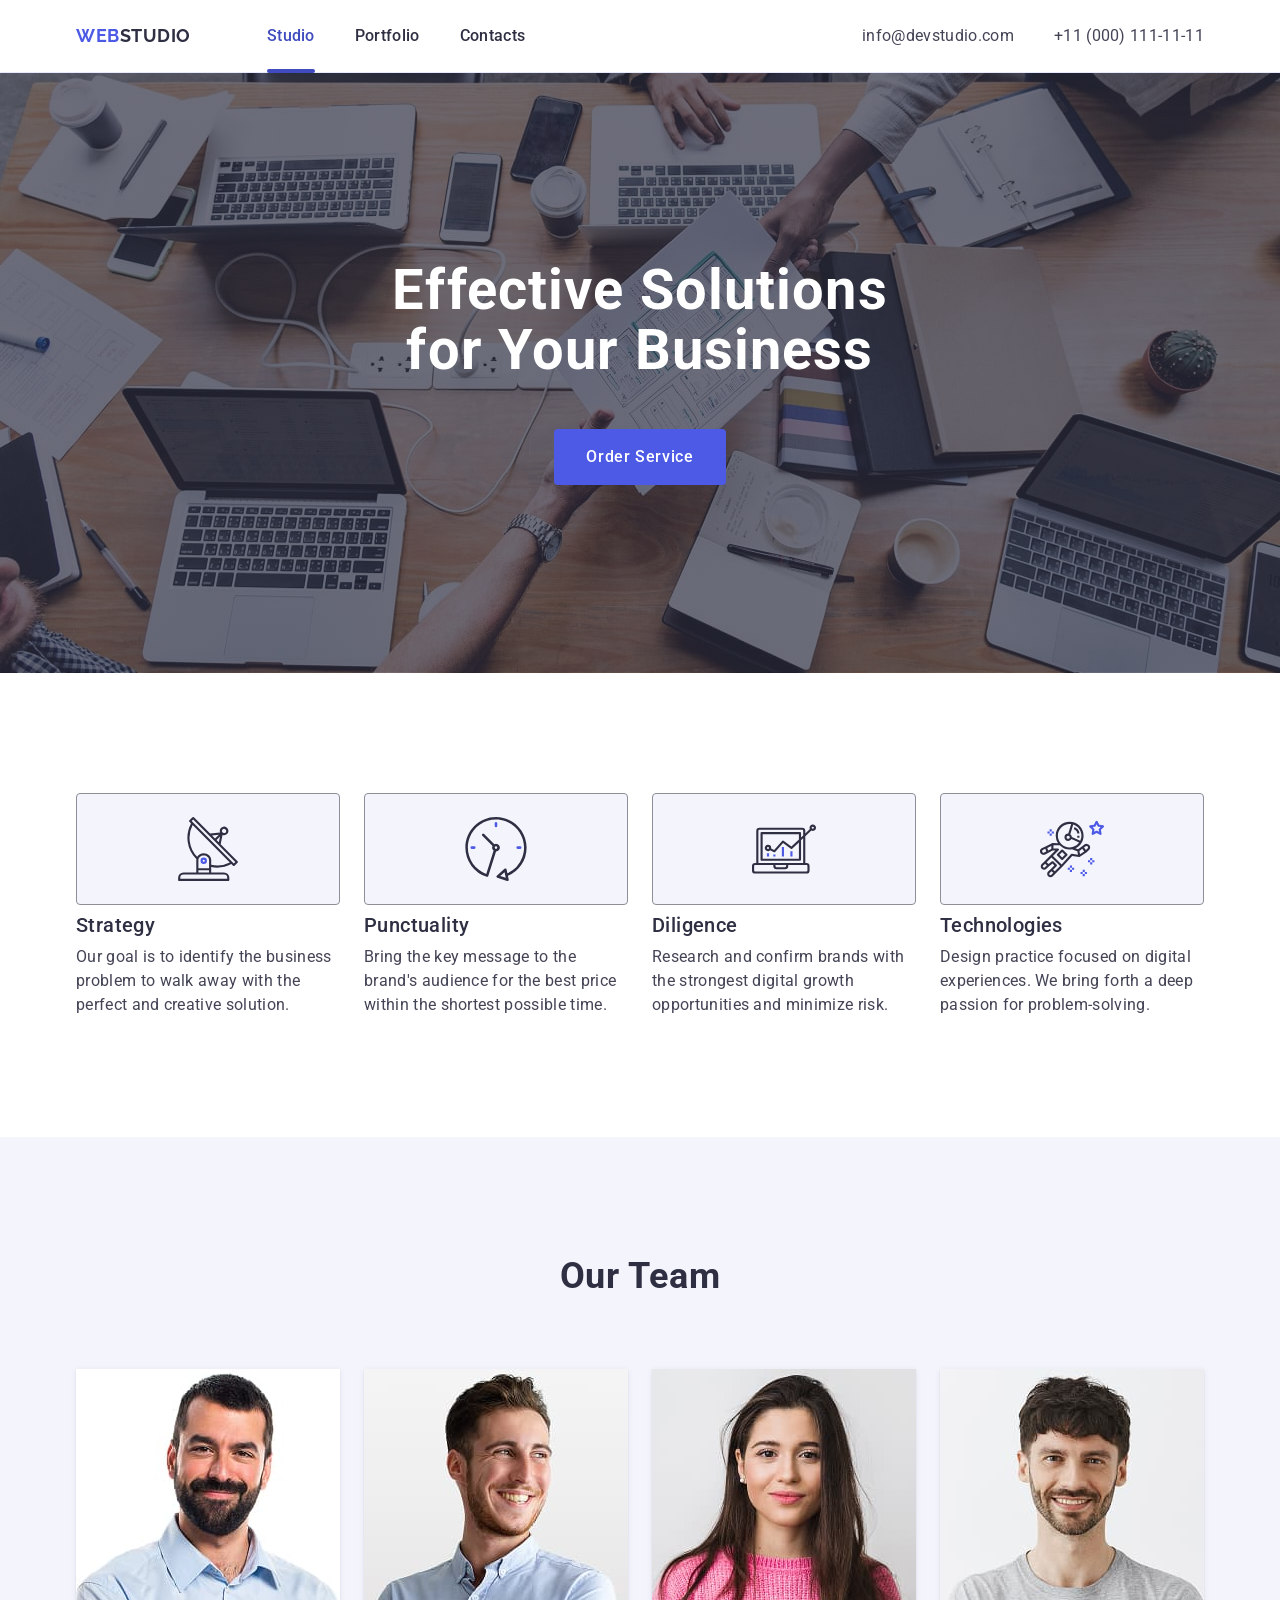
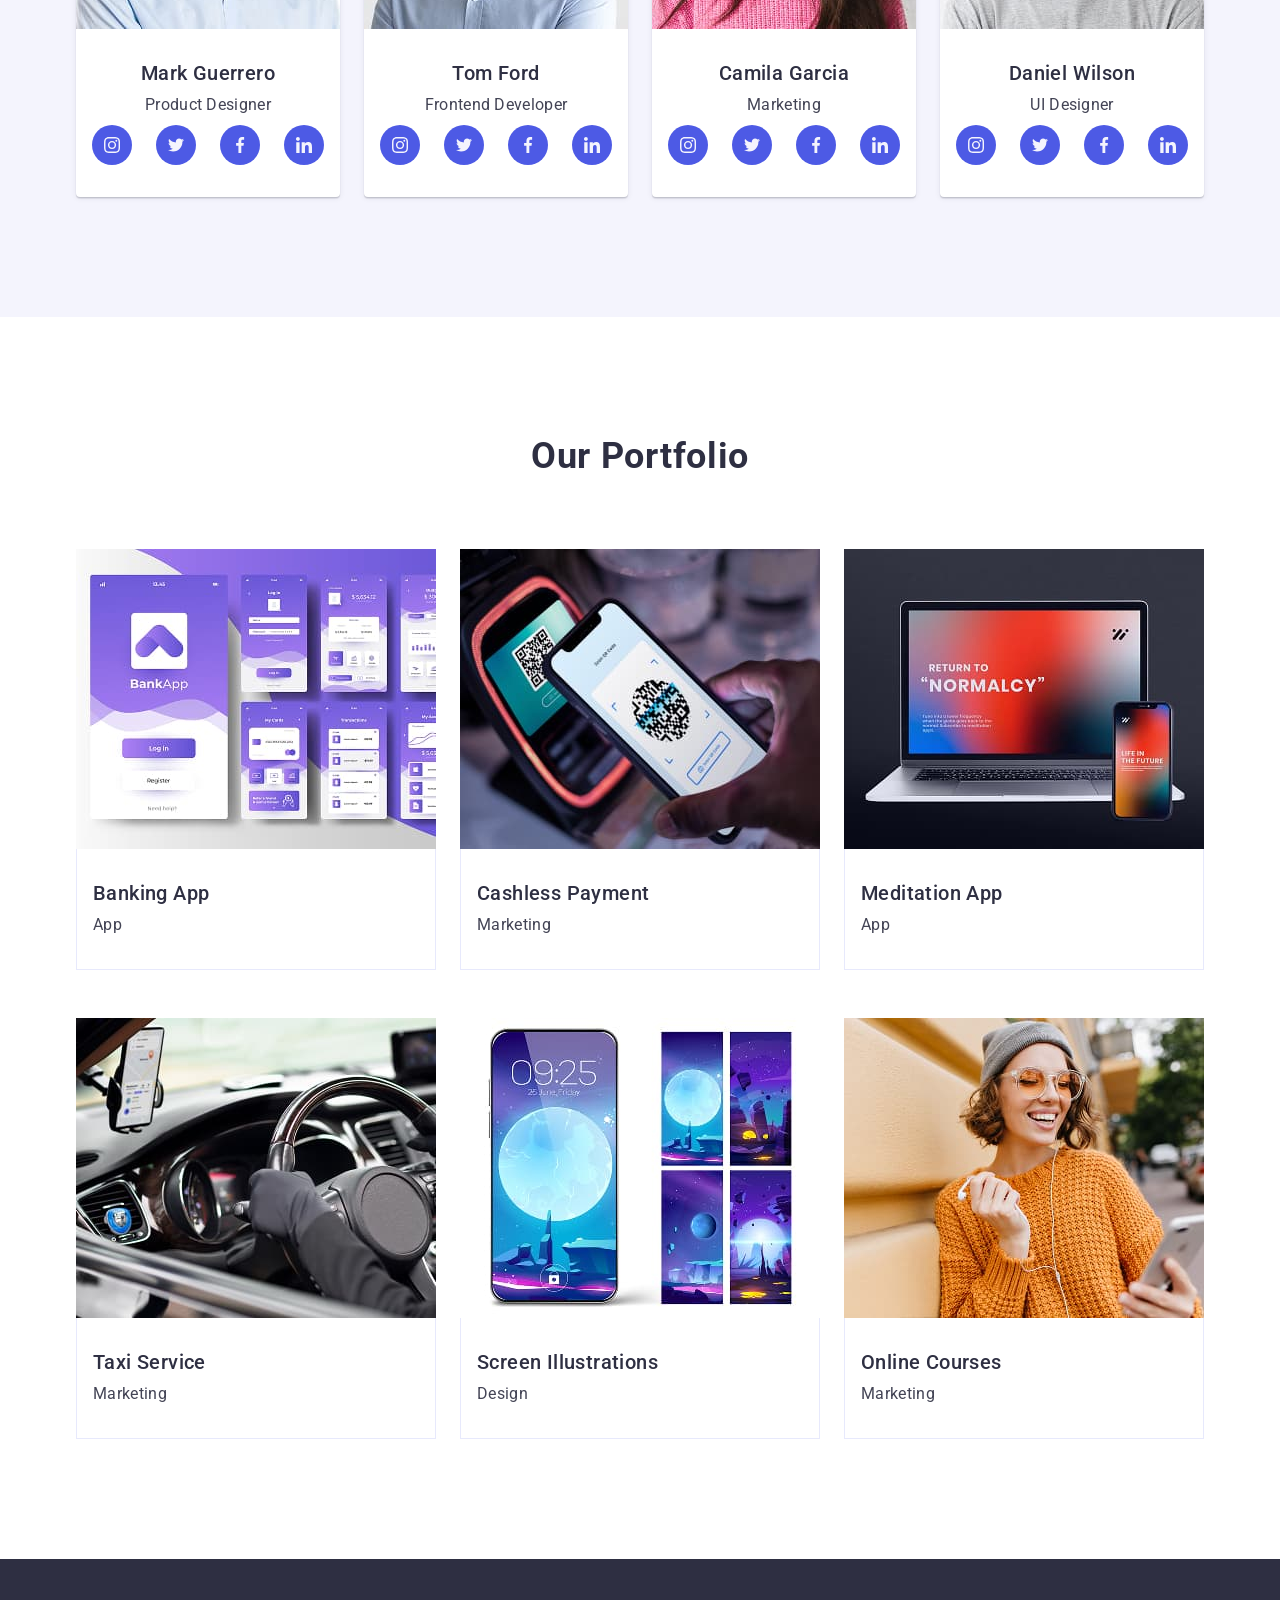
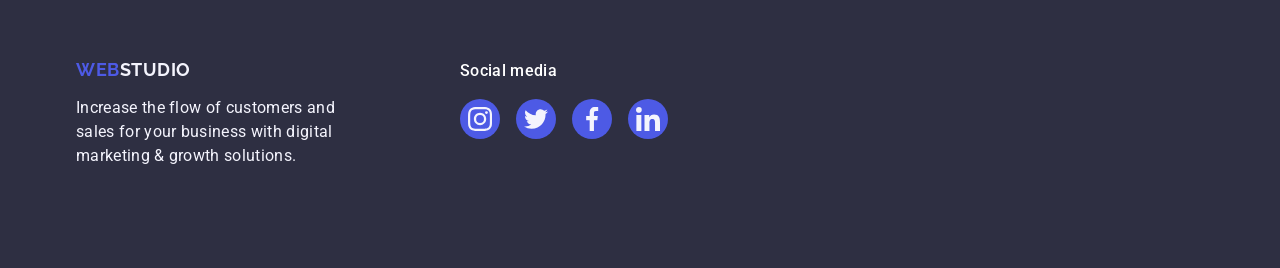
<file: index.html>
<!DOCTYPE html>
<html lang="en">
  <head>
    <meta charset="UTF-8" />
    <meta name="viewport" content="width=device-width, initial-scale=1.0" />
    <link rel="preconnect" href="https://fonts.googleapis.com" />
    <link rel="preconnect" href="https://fonts.gstatic.com" crossorigin />
    <link
      href="https://fonts.googleapis.com/css2?family=Raleway:wght@700&family=Roboto:wght@100..900&display=swap"
      rel="stylesheet"
    />
    <link
      rel="stylesheet"
      href="https://cdn.jsdelivr.net/npm/modern-normalize@2.0.0/modern-normalize.min.css"
    />
    <title>Document</title>
    <link rel="stylesheet" href="./css/styles.css" />
  </head>
  <body>
    <!-- HEADER -->
    <header class="header">
      <div class="container header-container">
        <nav class="header-nav">
          <!-- prettier-ignore -->
          <a href="./index.html" class="logo header-logo">
          Web<span class="logo-studio">Studio</span>
        </a>
          <ul class="header-menu">
            <li>
              <a class="header-menu-link current" href="./index.html">Studio</a>
            </li>
            <li><a class="header-menu-link" href="">Portfolio</a></li>
            <li><a class="header-menu-link" href="">Contacts</a></li>
          </ul>
        </nav>
        <address class="contacts">
          <ul class="header-contacts-list">
            <li>
              <a class="header-contacts-link" href="mailto:info@devstudio.com">
                info@devstudio.com
              </a>
            </li>
            <li>
              <a class="header-contacts-link" href="tel:+110001111111">
                +11 (000) 111-11-11
              </a>
            </li>
          </ul>
        </address>
      </div>
    </header>

    <!-- MAIN -->
    <main>
      <!-- HERO SECTION -->
      <section class="hero-section">
        <div class="container">
          <h1 class="hero-title">Effective Solutions for Your Business</h1>
          <button type="button" class="hero-button">Order Service</button>
        </div>
      </section>

      <!-- BENEFITS SECTION -->
      <section class="section">
        <div class="container">
          <h2 class="visually-hidden">Our Benefits</h2>
          <ul class="benefits-list">
            <li class="benefits-item">
              <div class="benefits-icon-wrapper">
                <svg width="64" height="64">
                  <use href="./images/icons.svg#icon-antenna"></use>
                </svg>
              </div>
              <h3 class="benefits-item-title">Strategy</h3>
              <p class="benefits-item-text">
                Our goal is to identify the business problem to walk away with
                the perfect and creative solution.
              </p>
            </li>
            <li class="benefits-item">
              <div class="benefits-icon-wrapper">
                <svg width="64" height="64">
                  <use href="./images/icons.svg#icon-clock"></use>
                </svg>
              </div>
              <h3 class="benefits-item-title">Punctuality</h3>
              <p class="benefits-item-text">
                Bring the key message to the brand's audience for the best price
                within the shortest possible time.
              </p>
            </li>
            <li class="benefits-item">
              <div class="benefits-icon-wrapper">
                <svg width="64" height="64">
                  <use href="./images/icons.svg#icon-diagram"></use>
                </svg>
              </div>
              <h3 class="benefits-item-title">Diligence</h3>
              <p class="benefits-item-text">
                Research and confirm brands with the strongest digital growth
                opportunities and minimize risk.
              </p>
            </li>
            <li class="benefits-item">
              <div class="benefits-icon-wrapper">
                <svg width="64" height="64">
                  <use href="./images/icons.svg#icon-astronaut"></use>
                </svg>
              </div>
              <h3 class="benefits-item-title">Technologies</h3>
              <p class="benefits-item-text">
                Design practice focused on digital experiences. We bring forth a
                deep passion for problem-solving.
              </p>
            </li>
          </ul>
        </div>
      </section>

      <!-- TEAM SECTION -->
      <section class="team-section section">
        <div class="container">
          <h2 class="team-title">Our Team</h2>
          <ul class="team-list">
            <li class="team-item">
              <img
                src="./images/Team-1.jpg"
                alt="A dark-haired bearded man in a light blue shirt"
                width="264"
                height="260"
              />
              <div class="team-content">
                <h3 class="team-item-title">Mark Guerrero</h3>
                <p class="team-item-text">Product Designer</p>
                <ul class="team-social-list">
                  <li class="team-social-item">
                    <a class="team-social-link" href="">
                      <svg class="team-social-icon" width="16" height="16">
                        <use href="./images/icons.svg#icon-instagram"></use>
                      </svg>
                    </a>
                  </li>
                  <li class="team-social-item">
                    <a class="team-social-link" href="">
                      <svg class="team-social-icon" width="16" height="16">
                        <use href="./images/icons.svg#icon-twitter"></use>
                      </svg>
                    </a>
                  </li>
                  <li class="team-social-item">
                    <a class="team-social-link" href="">
                      <svg class="team-social-icon" width="16" height="16">
                        <use href="./images/icons.svg#icon-facebook"></use>
                      </svg>
                    </a>
                  </li>
                  <li class="team-social-item">
                    <a class="team-social-link" href="">
                      <svg class="team-social-icon" width="16" height="16">
                        <use href="./images/icons.svg#icon-linkedin"></use>
                      </svg>
                    </a>
                  </li>
                </ul>
              </div>
            </li>
            <li class="team-item">
              <img
                src="./images/Team-2.jpg"
                alt="A fair-haired man in a light blue shirt"
                width="264"
                height="260"
              />
              <div class="team-content">
                <h3 class="team-item-title">Tom Ford</h3>
                <p class="team-item-text">Frontend Developer</p>
                <ul class="team-social-list">
                  <li class="team-social-item">
                    <a class="team-social-link" href="">
                      <svg class="team-social-icon" width="16" height="16">
                        <use href="./images/icons.svg#icon-instagram"></use>
                      </svg>
                    </a>
                  </li>
                  <li class="team-social-item">
                    <a class="team-social-link" href="">
                      <svg class="team-social-icon" width="16" height="16">
                        <use href="./images/icons.svg#icon-twitter"></use>
                      </svg>
                    </a>
                  </li>
                  <li class="team-social-item">
                    <a class="team-social-link" href="">
                      <svg class="team-social-icon" width="16" height="16">
                        <use href="./images/icons.svg#icon-facebook"></use>
                      </svg>
                    </a>
                  </li>
                  <li class="team-social-item">
                    <a class="team-social-link" href="">
                      <svg class="team-social-icon" width="16" height="16">
                        <use href="./images/icons.svg#icon-linkedin"></use>
                      </svg>
                    </a>
                  </li>
                </ul>
              </div>
            </li>
            <li class="team-item">
              <img
                src="./images/Team-3.jpg"
                alt="A dark-haired woman in a pink sweater"
                width="264"
                height="260"
              />
              <div class="team-content">
                <h3 class="team-item-title">Camila Garcia</h3>
                <p class="team-item-text">Marketing</p>
                <ul class="team-social-list">
                  <li class="team-social-item">
                    <a class="team-social-link" href="">
                      <svg class="team-social-icon" width="16" height="16">
                        <use href="./images/icons.svg#icon-instagram"></use>
                      </svg>
                    </a>
                  </li>
                  <li class="team-social-item">
                    <a class="team-social-link" href="">
                      <svg class="team-social-icon" width="16" height="16">
                        <use href="./images/icons.svg#icon-twitter"></use>
                      </svg>
                    </a>
                  </li>
                  <li class="team-social-item">
                    <a class="team-social-link" href="">
                      <svg class="team-social-icon" width="16" height="16">
                        <use href="./images/icons.svg#icon-facebook"></use>
                      </svg>
                    </a>
                  </li>
                  <li class="team-social-item">
                    <a class="team-social-link" href="">
                      <svg class="team-social-icon" width="16" height="16">
                        <use href="./images/icons.svg#icon-linkedin"></use>
                      </svg>
                    </a>
                  </li>
                </ul>
              </div>
            </li>
            <li class="team-item">
              <img
                src="./images/Team-4.jpg"
                alt="A dark-haired man in a gray T-shirt"
                width="264"
                height="260"
              />
              <div class="team-content">
                <h3 class="team-item-title">Daniel Wilson</h3>
                <p class="team-item-text">UI Designer</p>
                <ul class="team-social-list">
                  <li class="team-social-item">
                    <a class="team-social-link" href="">
                      <svg class="team-social-icon" width="16" height="16">
                        <use href="./images/icons.svg#icon-instagram"></use>
                      </svg>
                    </a>
                  </li>
                  <li class="team-social-item">
                    <a class="team-social-link" href="">
                      <svg class="team-social-icon" width="16" height="16">
                        <use href="./images/icons.svg#icon-twitter"></use>
                      </svg>
                    </a>
                  </li>
                  <li class="team-social-item">
                    <a class="team-social-link" href="">
                      <svg class="team-social-icon" width="16" height="16">
                        <use href="./images/icons.svg#icon-facebook"></use>
                      </svg>
                    </a>
                  </li>
                  <li class="team-social-item">
                    <a class="team-social-link" href="">
                      <svg class="team-social-icon" width="16" height="16">
                        <use href="./images/icons.svg#icon-linkedin"></use>
                      </svg>
                    </a>
                  </li>
                </ul>
              </div>
            </li>
          </ul>
        </div>
      </section>

      <!-- PORTFOLIO SECTION -->
      <section class="section">
        <div class="container">
          <h2 class="portfolio-title">Our Portfolio</h2>
          <ul class="portfolio-list">
            <li class="portfolio-item">
              <div class="portfolio-wrapper">
                <img
                  src="./images/Portfolio-1.jpg"
                  alt="Banking app"
                  width="360"
                  height="300"
                />
                <p class="overlay">
                  14 Stylish and User-Friendly App Design Concepts · Task
                  Manager App · Calorie Tracker App · Exotic Fruit Ecommerce App
                  · Cloud Storage App
                </p>
              </div>
              <div class="portfolio-content">
                <h3 class="portfolio-item-title">Banking App</h3>
                <p class="portfolio-item-text">App</p>
              </div>
            </li>
            <li class="portfolio-item">
              <div class="portfolio-wrapper">
                <img
                  src="./images/Portfolio-2.jpg"
                  alt="Mobile phone"
                  width="360"
                  height="300"
                />
                <p class="overlay">
                  14 Stylish and User-Friendly App Design Concepts · Task
                  Manager App · Calorie Tracker App · Exotic Fruit Ecommerce App
                  · Cloud Storage App
                </p>
              </div>
              <div class="portfolio-content">
                <h3 class="portfolio-item-title">Cashless Payment</h3>
                <p class="portfolio-item-text">Marketing</p>
              </div>
            </li>
            <li class="portfolio-item">
              <div class="portfolio-wrapper">
                <img
                  src="./images/Portfolio-3.jpg"
                  alt="Laptop and mobile phone"
                  width="360"
                  height="300"
                />
                <p class="overlay">
                  14 Stylish and User-Friendly App Design Concepts · Task
                  Manager App · Calorie Tracker App · Exotic Fruit Ecommerce App
                  · Cloud Storage App
                </p>
              </div>
              <div class="portfolio-content">
                <h3 class="portfolio-item-title">Meditation App</h3>
                <p class="portfolio-item-text">App</p>
              </div>
            </li>
            <li class="portfolio-item">
              <div class="portfolio-wrapper">
                <img
                  src="./images/Portfolio-4.jpg"
                  alt="Steering wheel"
                  width="360"
                  height="300"
                />
                <p class="overlay">
                  14 Stylish and User-Friendly App Design Concepts · Task
                  Manager App · Calorie Tracker App · Exotic Fruit Ecommerce App
                  · Cloud Storage App
                </p>
              </div>
              <div class="portfolio-content">
                <h3 class="portfolio-item-title">Taxi Service</h3>
                <p class="portfolio-item-text">Marketing</p>
              </div>
            </li>
            <li class="portfolio-item">
              <div class="portfolio-wrapper">
                <img
                  src="./images/Portfolio-5.jpg"
                  alt="Mobile phone and images of the moon"
                  width="360"
                  height="300"
                />
                <p class="overlay">
                  14 Stylish and User-Friendly App Design Concepts · Task
                  Manager App · Calorie Tracker App · Exotic Fruit Ecommerce App
                  · Cloud Storage App
                </p>
              </div>
              <div class="portfolio-content">
                <h3 class="portfolio-item-title">Screen Illustrations</h3>
                <p class="portfolio-item-text">Design</p>
              </div>
            </li>
            <li class="portfolio-item">
              <div class="portfolio-wrapper">
                <img
                  src="./images/Portfolio-6.jpg"
                  alt="Girl in orange sweater"
                  width="360"
                  height="300"
                />
                <p class="overlay">
                  14 Stylish and User-Friendly App Design Concepts · Task
                  Manager App · Calorie Tracker App · Exotic Fruit Ecommerce App
                  · Cloud Storage App
                </p>
              </div>
              <div class="portfolio-content">
                <h3 class="portfolio-item-title">Online Courses</h3>
                <p class="portfolio-item-text">Marketing</p>
              </div>
            </li>
          </ul>
        </div>
      </section>
    </main>

    <!-- FOOTER -->
    <footer class="footer">
      <div class="container footer-container">
        <div class="footer-wrapper">
          <!-- prettier-ignore -->
          <a class="logo footer-logo" href="./index.html">
          Web<span class="footer-logo-studio">Studio</span>
        </a>
          <p class="footer-text">
            Increase the flow of customers and sales for your business with
            digital marketing & growth solutions.
          </p>
        </div>

        <div>
          <p class="footer-title">Social media</p>
          <ul class="footer-icon-list">
            <li class="footer-icon-item">
              <a href="" class="footer-icon-link">
                <svg class="footer-icon" width="24" height="24">
                  <use href="./images/icons.svg#icon-instagram"></use>
                </svg>
              </a>
            </li>
            <li class="footer-icon-item">
              <a href="" class="footer-icon-link">
                <svg class="footer-icon" width="24" height="24">
                  <use href="./images/icons.svg#icon-twitter"></use>
                </svg>
              </a>
            </li>
            <li class="footer-icon-item">
              <a href="" class="footer-icon-link">
                <svg class="footer-icon" width="24" height="24">
                  <use href="./images/icons.svg#icon-facebook"></use>
                </svg>
              </a>
            </li>
            <li class="footer-icon-item">
              <a href="" class="footer-icon-link">
                <svg class="footer-icon" width="24" height="24">
                  <use href="./images/icons.svg#icon-linkedin"></use>
                </svg>
              </a>
            </li>
          </ul>
        </div>
      </div>
    </footer>
  </body>
</html>
</file>
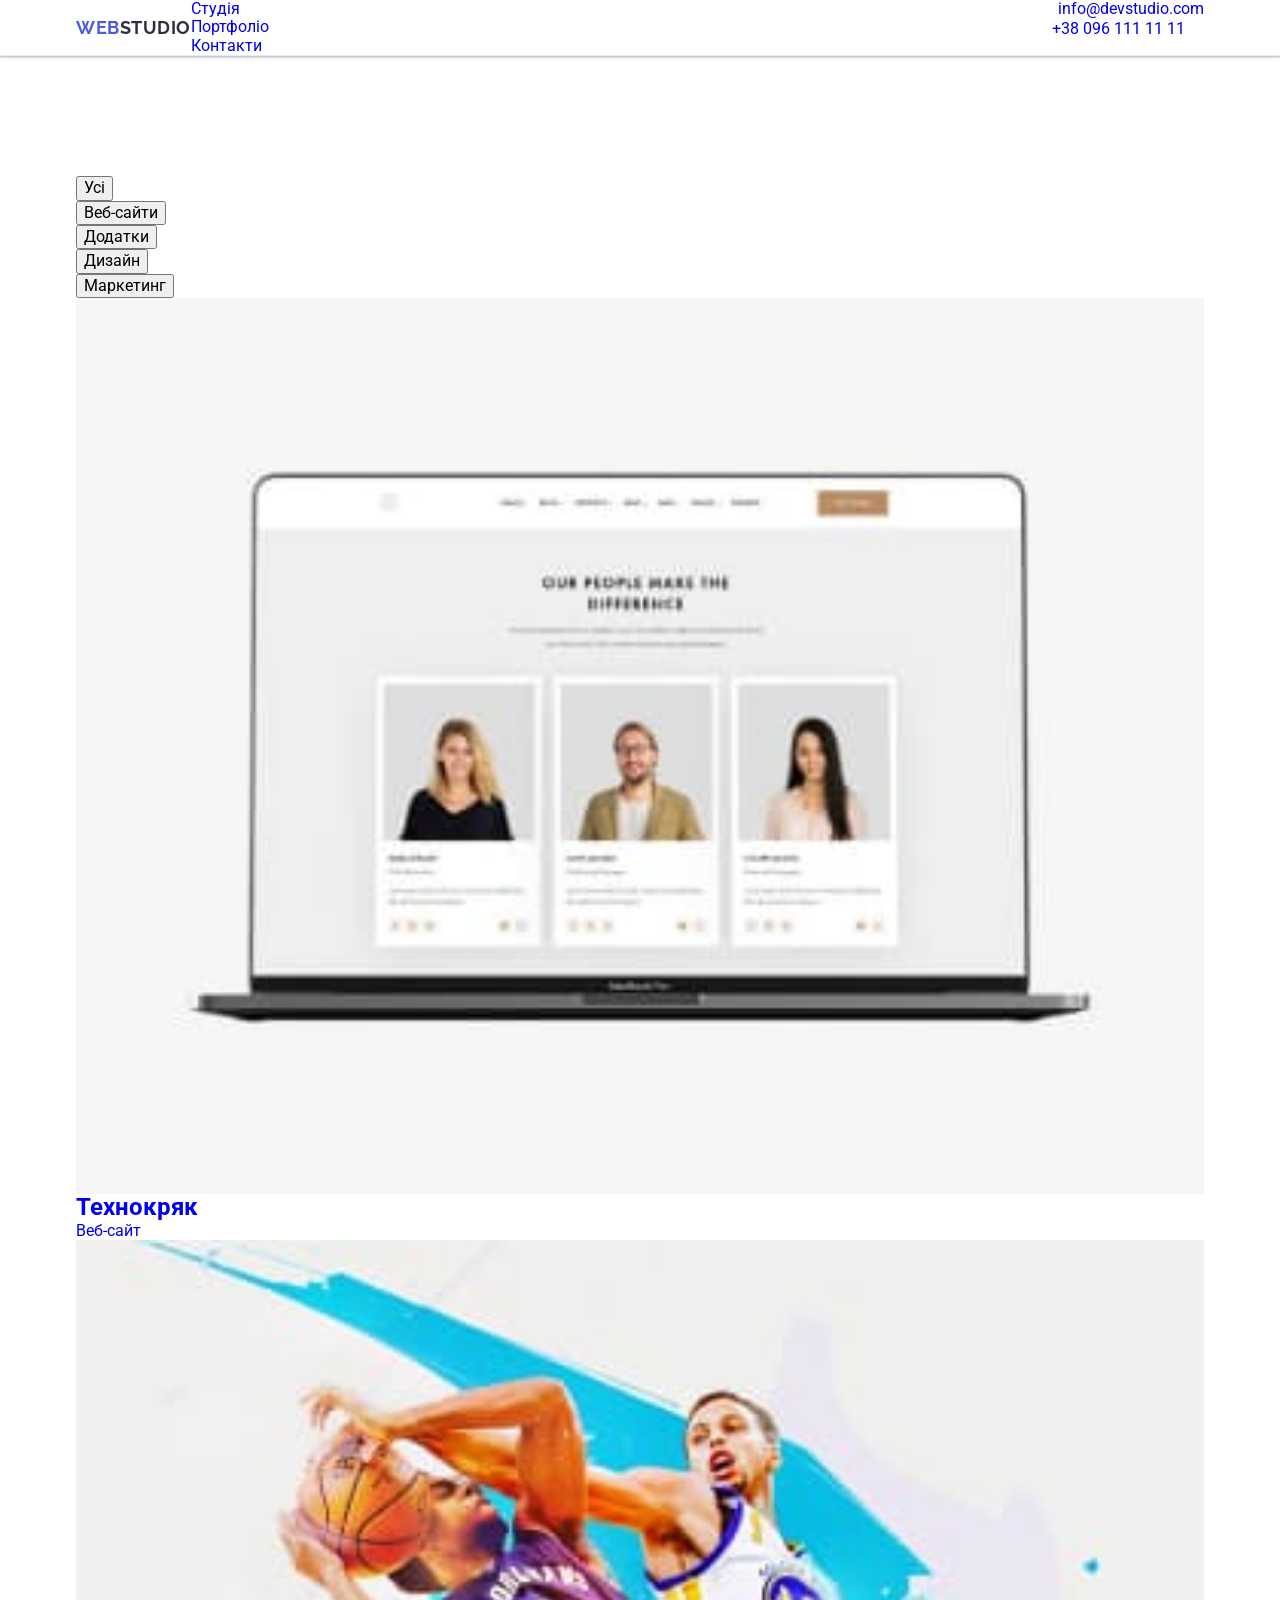
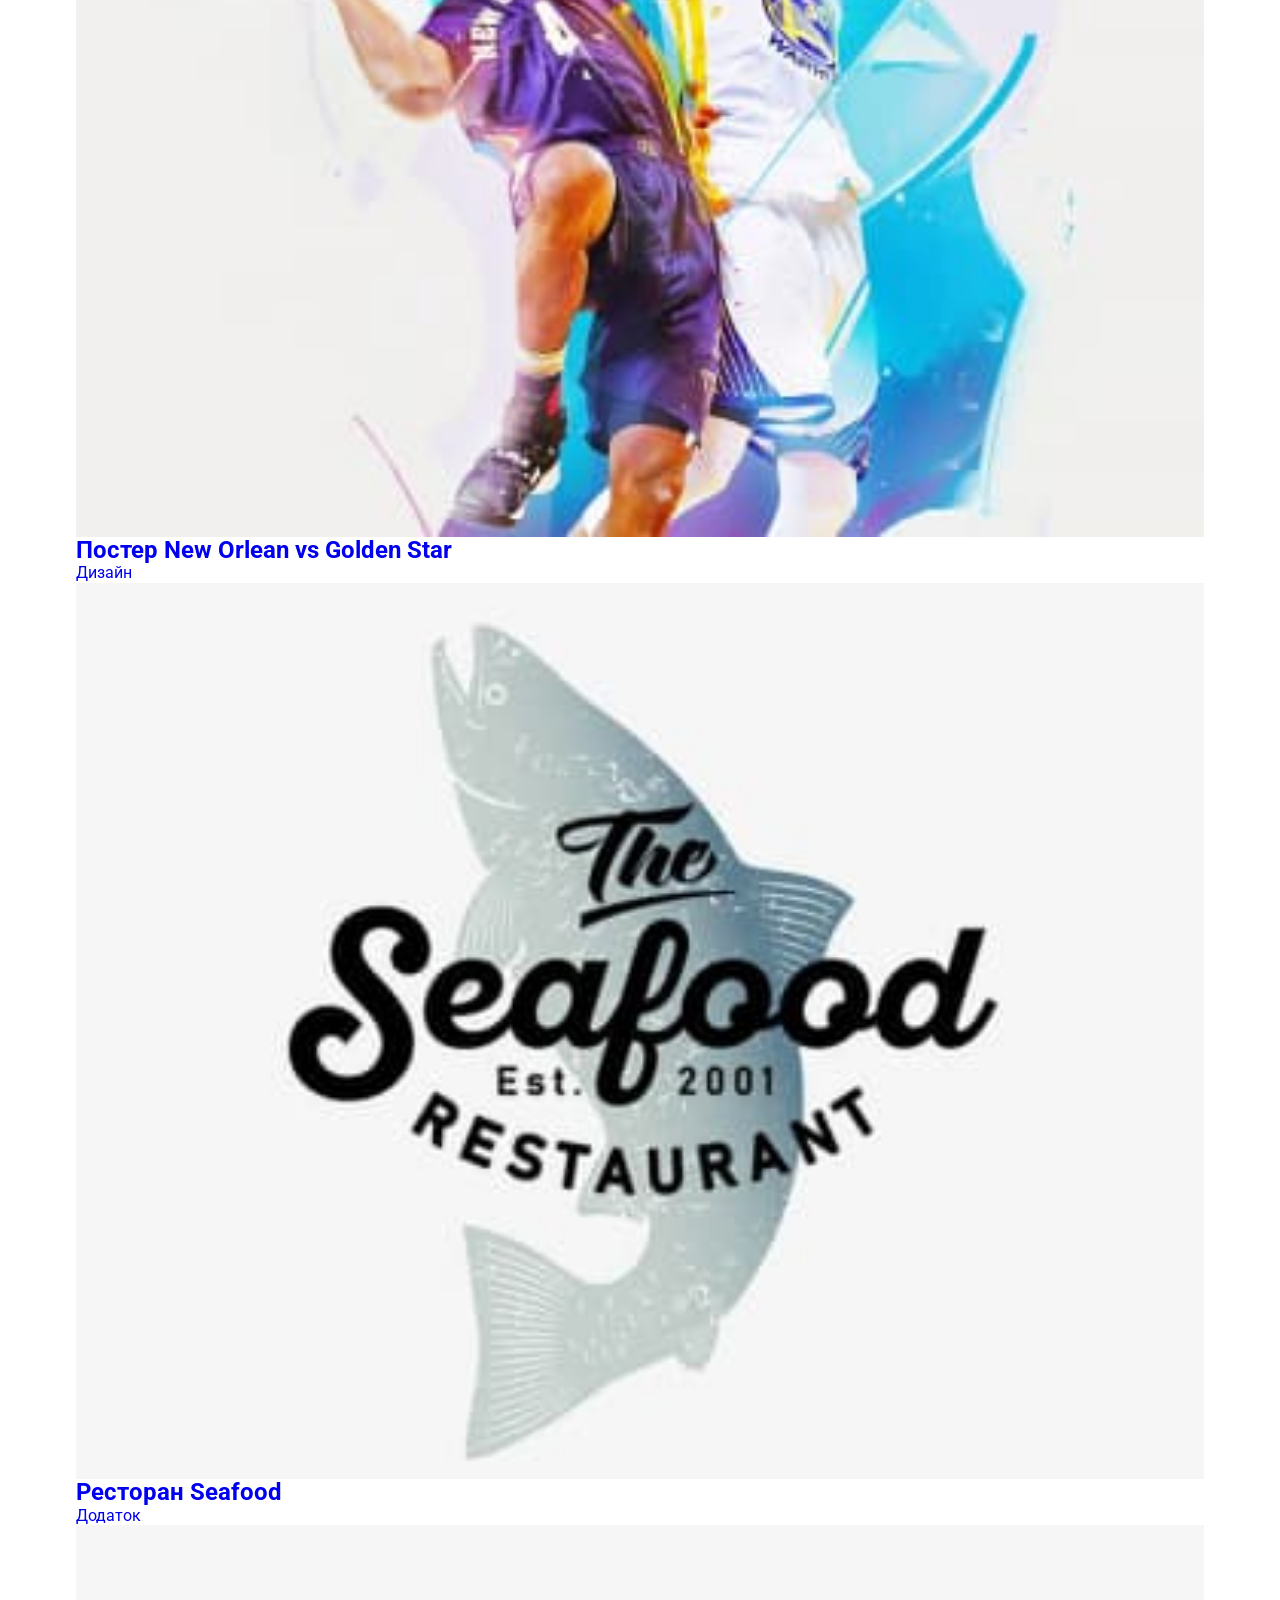
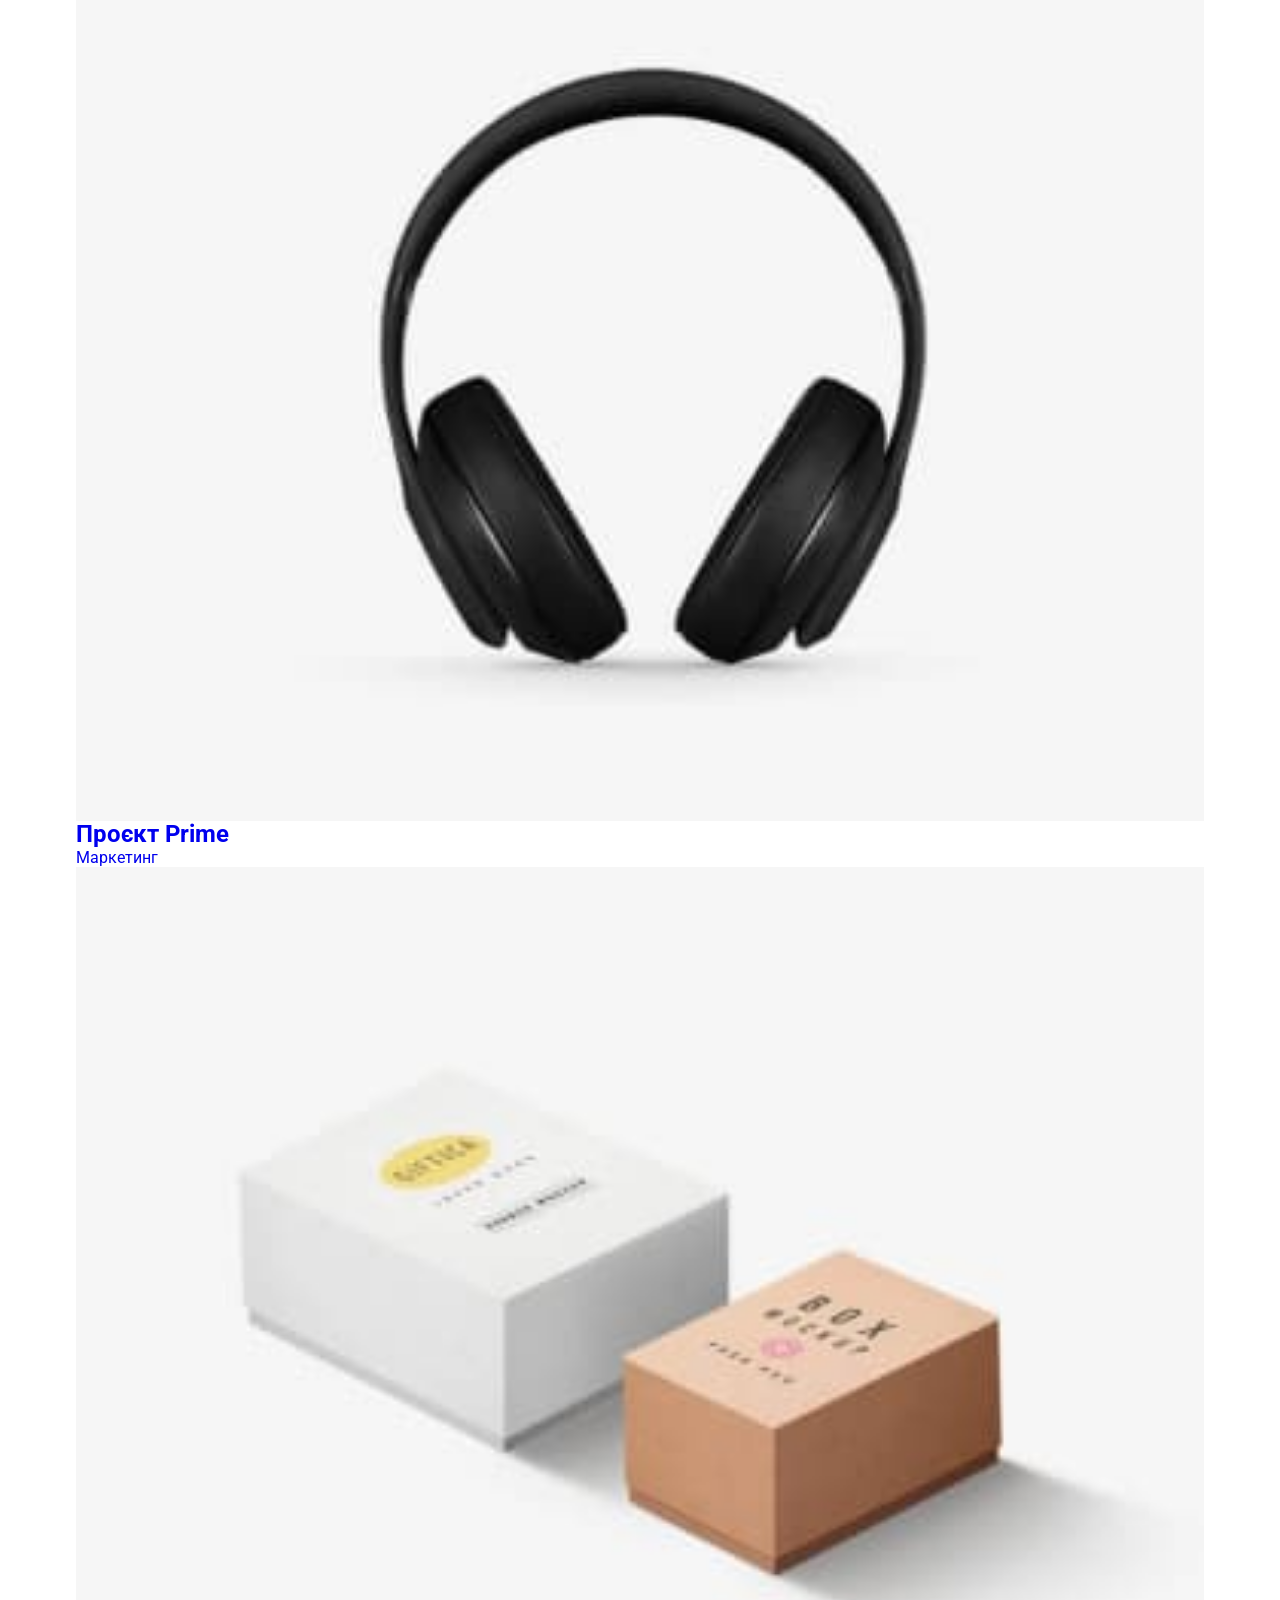
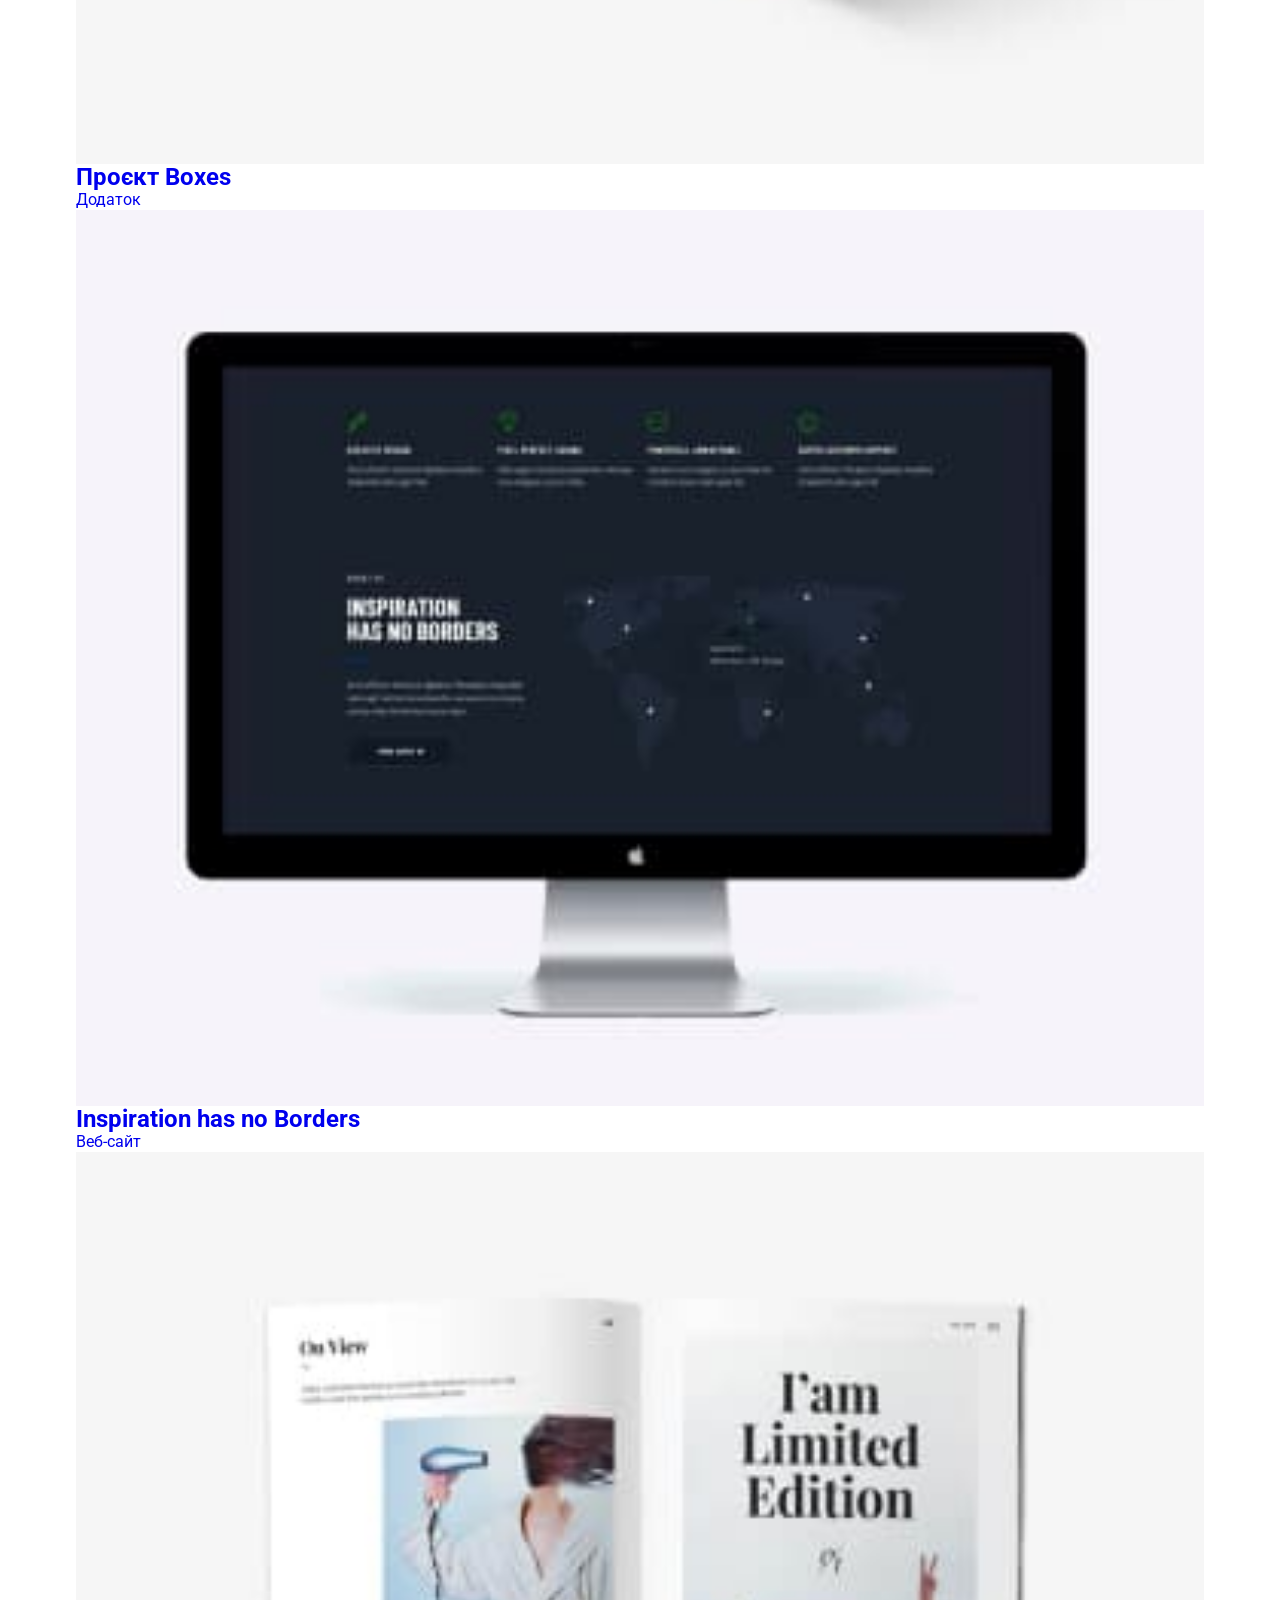
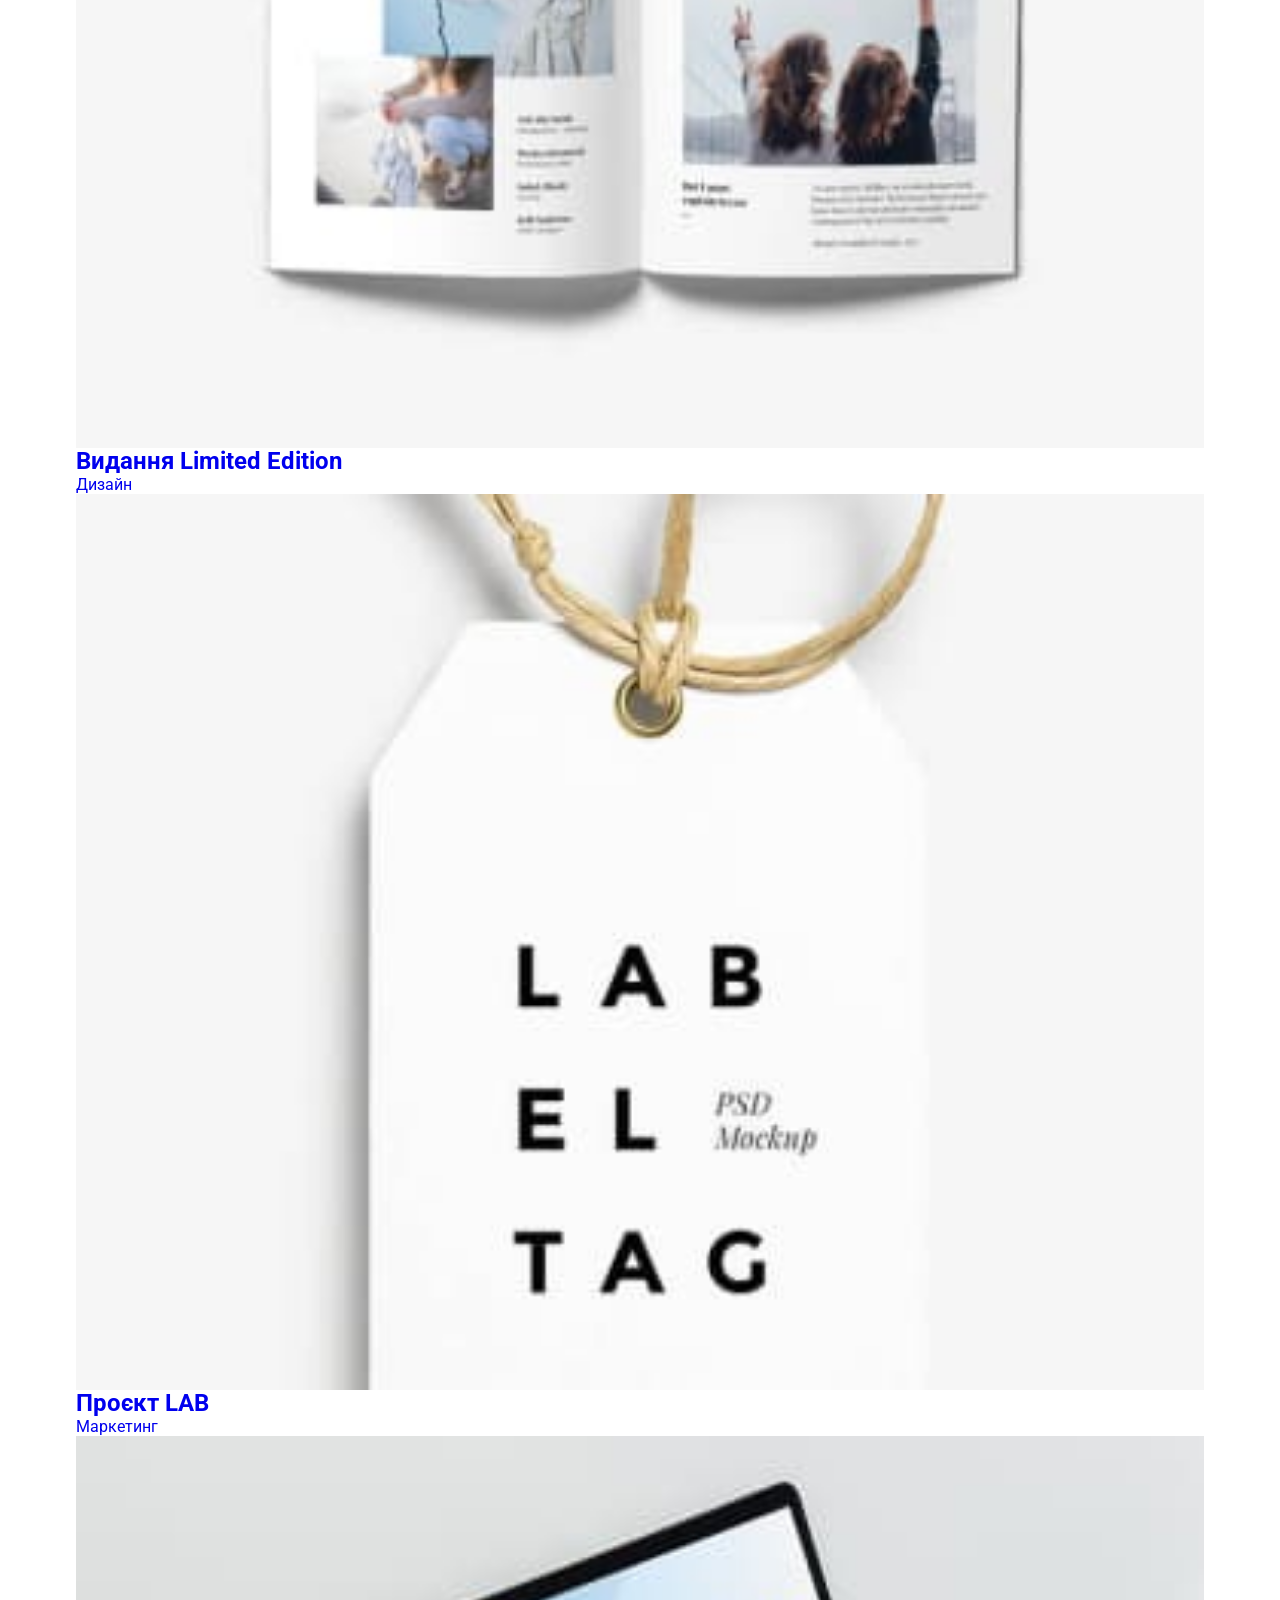
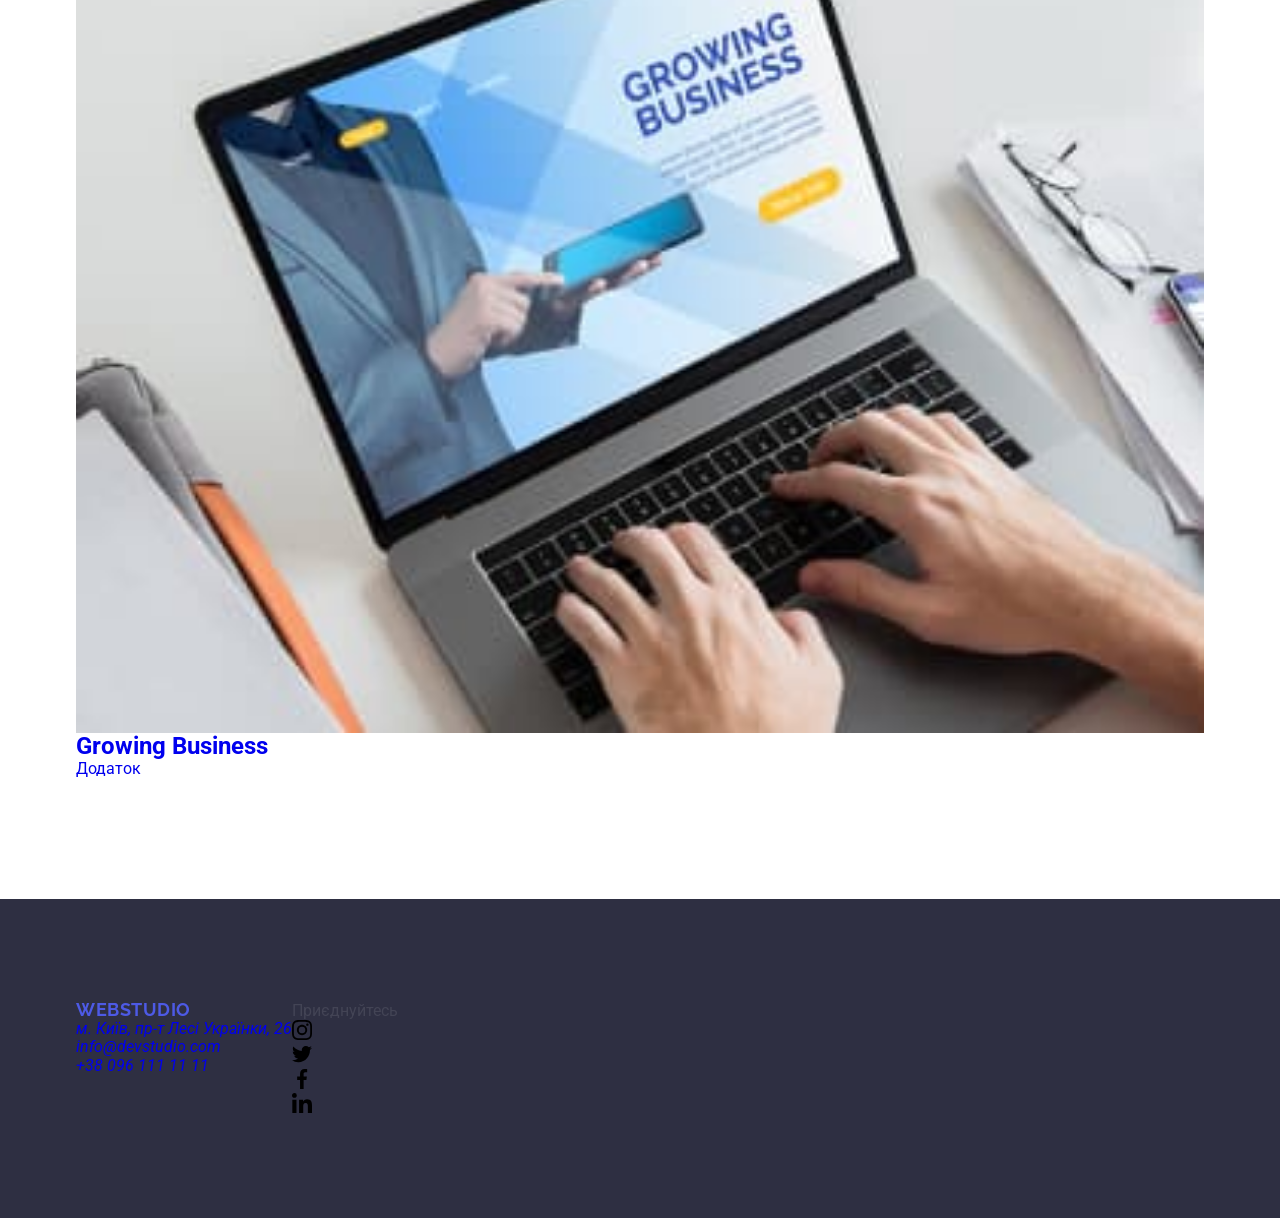
<file: portfolio.html>
<!DOCTYPE html>
<html lang="uk">
  <head>
    <meta charset="UTF-8" />
    <meta http-equiv="X-UA-Compatible" content="IE=edge" />
    <meta name="viewport" content="width=device-width, initial-scale=1.0" />
    <link rel="preconnect" href="https://fonts.googleapis.com" />
    <link rel="preconnect" href="https://fonts.gstatic.com" crossorigin />
    <link
      href="https://fonts.googleapis.com/css2?family=Raleway:wght@700&family=Roboto:wght@400;500;700;900&display=swap"
      rel="stylesheet"
    />
    <title>Document</title>
    <link
      rel="stylesheet"
      href="https://cdnjs.cloudflare.com/ajax/libs/modern-normalize/1.1.0/modern-normalize.min.css"
    />
    <link rel="stylesheet" href="./css/styles.css" />
  </head>
  <body>
    <header class="header">
      <div class="container">
        <div class="header-container">
          <nav class="header-nav">
            <a class="logo" href="#">Web<span class="logo-studio">Studio</span></a>
            <ul class="site-nav list">
              <li><a class="nav-link" href="./index.html">Студія</a></li>
              <li><a class="nav-link link-current" href="#">Портфоліо</a></li>
              <li><a class="nav-link" href="#">Контакти</a></li>
            </ul>
          </nav>
          <ul class="contact-list list">
            <li class="contact-item">
              <a class="contact-link" href="mailto:info@devstudio.com"
                ><svg class="contact-icon" width="16" height="12">
                  <use href="./images/icons.svg#icon-envelope-1"></use>
                </svg>
                info@devstudio.com</a
              >
            </li>
            <li class="contact-item">
              <a class="contact-link" href="tel:+380961111111"
                ><svg class="contact-icon" width="10" height="16">
                  <use href="./images/icons.svg#icon-smartphone"></use>
                </svg>
                +38 096 111 11 11</a
              >
            </li>
          </ul>
        </div>
      </div>
    </header>
    <main>
      <section class="section">
        <div class="container">
          <h1 class="visually-hidden">Наші проекти</h1>
          <ul class="button-list list">
            <li>
              <button type="button" class="filter-button button-current">Усі</button>
            </li>
            <li>
              <button type="button" class="filter-button">Веб-сайти</button>
            </li>
            <li>
              <button type="button" class="filter-button">Додатки</button>
            </li>
            <li>
              <button type="button" class="filter-button">Дизайн</button>
            </li>
            <li>
              <button type="button" class="filter-button">Маркетинг</button>
            </li>
          </ul>
          <ul class="project-container list">
            <li>
              <a href="#" class="project-link"
                ><img
                  src="./images/project1.jpg"
                  alt="Ноутбук, на екрані якого три фотографії, дві жінки і один чоловік."
                  width="370"
                />
                <div class="project-content">
                  <h2 class="project-title">Технокряк</h2>
                  <p class="project-text">Веб-сайт</p>
                </div></a
              >
            </li>
            <li>
              <a href="#" class="project-link"
                ><img
                  src="./images/project2.jpg"
                  alt="Двоє чоловіків, що грають в баскетбол"
                  width="370"
                />
                <div class="project-content">
                  <h2 class="project-title">Постер New Orlean vs Golden Star</h2>
                  <p class="project-text">Дизайн</p>
                </div></a
              >
            </li>
            <li>
              <a href="#" class="project-link"
                ><img
                  src="./images/project3.jpg"
                  alt="Логотип ресторану у вигляді його назви на фоні зображення риби."
                  width="370"
                />
                <div class="project-content">
                  <h2 class="project-title">Ресторан Seafood</h2>
                  <p class="project-text">Додаток</p>
                </div></a
              >
            </li>
            <li>
              <a href="#" class="project-link"
                ><img src="./images/project4.jpg" alt="Великі чорні навушники" width="370" />
                <div class="project-content">
                  <h2 class="project-title">Проєкт Prime</h2>
                  <p class="project-text">Маркетинг</p>
                </div></a
              >
            </li>
            <li>
              <a href="#" class="project-link"
                ><img
                  src="./images/project5.jpg"
                  alt="Біла та свіло-коричнева коробки."
                  width="370"
                />
                <div class="project-content">
                  <h2 class="project-title">Проєкт Boxes</h2>
                  <p class="project-text">Додаток</p>
                </div></a
              >
            </li>
            <li>
              <a href="#" class="project-link"
                ><img
                  src="./images/project6.jpg"
                  alt="Екран комп'ютера, де на чорному фоні білий текст та карта світу."
                  width="370"
                />
                <div class="project-content">
                  <h2 class="project-title">Inspiration has no Borders</h2>
                  <p class="project-text">Веб-сайт</p>
                </div></a
              >
            </li>
            <li>
              <a href="#" class="project-link"
                ><img
                  src="./images/project7.jpg"
                  alt="Розгорнутий журнал із зображеннями жінок."
                  width="370"
                />
                <div class="project-content">
                  <h2 class="project-title">Видання Limited Edition</h2>
                  <p class="project-text">Дизайн</p>
                </div></a
              >
            </li>
            <li>
              <a href="#" class="project-link"
                ><img
                  src="./images/project8.jpg"
                  alt="Бірка білого кольору из великими чорними літерами на ній."
                  width="370"
                />
                <div class="project-content">
                  <h2 class="project-title">Проєкт LAB</h2>
                  <p class="project-text">Маркетинг</p>
                </div></a
              >
            </li>
            <li>
              <a href="#" class="project-link"
                ><img
                  src="./images/project9.jpg"
                  alt="Ноутбук, на клавіатурі якого лежать руки, а на екерані людина тримає в руках планшет."
                  width="370"
                />
                <div class="project-content">
                  <h2 class="project-title">Growing Business</h2>
                  <p class="project-text">Додаток</p>
                </div></a
              >
            </li>
          </ul>
        </div>
      </section>
    </main>
    <footer class="footer">
      <div class="container">
        <div class="footer-container">
          <div class="footer-contact-container">
            <a href="#" class="logo-link logo">Web<span class="logo-studio-footer">Studio</span></a>
            <address>
              <ul class="list">
                <li class="footer-link-item">
                  <a
                    class="footer-link"
                    href="https://goo.gl/maps/CPtrU1FHBa2aNyZL9"
                    target="_blank"
                    rel="noopener noreferrer nofollow"
                    >м. Київ, пр-т Лесі Українки, 26</a
                  >
                </li>
                <li class="footer-link-item">
                  <a class="footer-link footer-contact" href="mailto:info@devstudio.com"
                    >info@devstudio.com</a
                  >
                </li>
                <li class="footer-link-item">
                  <a class="footer-link footer-contact" href="tel:+380961111111"
                    >+38 096 111 11 11</a
                  >
                </li>
              </ul>
            </address>
          </div>
          <div class="footer-social-container">
            <p class="footer-social-text">Приєднуйтесь</p>
            <ul class="list footer-social-list">
              <li class="footer-social-item">
                <a href="#" class="footer-social-link"
                  ><svg class="footer-social-icon" width="20" height="20">
                    <use href="./images/icons.svg#icon-instagram"></use>
                  </svg>
                </a>
              </li>
              <li class="footer-social-item">
                <a href="#" class="footer-social-link"
                  ><svg class="footer-social-icon" width="20" height="20">
                    <use href="./images/icons.svg#icon-twitter"></use>
                  </svg>
                </a>
              </li>
              <li class="footer-social-item">
                <a href="#" class="footer-social-link"
                  ><svg class="footer-social-icon" width="20" height="20">
                    <use href="./images/icons.svg#icon-facebook"></use>
                  </svg>
                </a>
              </li>
              <li class="footer-social-item">
                <a href="#" class="footer-social-link"
                  ><svg class="footer-social-icon" width="20" height="20">
                    <use href="./images/icons.svg#icon-linkedin"></use>
                  </svg>
                </a>
              </li>
            </ul>
          </div>
        </div>
      </div>
    </footer>
  </body>
</html>
</file>
<file: css/styles.css>
body {
  font-family: 'Roboto', sans-serif;
  background-color: #ffffff;
  color: #434455;
}

h1,
h2,
h3,
h4,
h5,
h6,
p {
  margin: 0;
}

ul {
  list-style-type: none;
  margin: 0;
  padding-left: 0;
}

a {
  text-decoration: none;
}

img {
  display: block;
  width: 100%;
  height: auto;
}

.section {
  padding: 120px 0;
}

.container {
  max-width: 1158px;
  padding: 0 15px;
  margin: 0 auto;
}

/* HEADER */

.header {
  border-bottom: 1px solid #e7e9fc;
  box-shadow: 0px 2px 1px rgba(46, 47, 66, 0.08),
    0px 1px 1px rgba(46, 47, 66, 0.16), 0px 1px 6px rgba(46, 47, 66, 0.08);
}

.header-container {
  display: flex;
  justify-content: space-between;
}

.header-nav {
  display: flex;
  align-items: center;
}

.logo {
  font-family: 'Raleway', sans-serif;
  font-weight: 700;
  font-size: 18px;
  color: #4d5ae5;
  text-transform: uppercase;
  letter-spacing: 0.03em;
  line-height: 1.17;
  text-align: left;
}

.header-logo {
  margin-right: 76px;
}

.logo-studio {
  color: #2e2f42;
}

.header-menu {
  display: flex;
  gap: 40px;
}

.header-menu-link {
  font-size: 16px;
  font-weight: 500;
  color: #2e2f42;
  line-height: 1.5;
  letter-spacing: 0.02em;
  text-align: left;

  display: inline-block;
  padding: 24px 0;

  position: relative;
  transition: color 250ms cubic-bezier(0.4, 0, 0.2, 1);
}

.header-menu-link:hover,
.header-menu-link:focus {
  color: #404bbf;
}

.current {
  color: #404bbf;
}

.header-menu-link.current::after {
  position: absolute;
  content: '';
  display: block;
  left: 0;
  bottom: -1px;
  width: 100%;
  height: 4px;
  background-color: #404bbf;
  border-radius: 2px;
}

.contacts {
  font-style: normal;
}

.header-contacts-list {
  display: flex;
  gap: 40px;
}

.header-contacts-link {
  font-size: 16px;
  color: #434455;
  line-height: 1.5;
  letter-spacing: 0.02em;
  text-align: left;

  display: inline-block;
  padding: 24px 0;

  transition: color 250ms cubic-bezier(0.4, 0, 0.2, 1);
}

.header-contacts-link:hover,
.header-contacts-link:focus {
  color: #404bbf;
}

/* HERO SECTION */

.hero-section {
  max-width: 1440px;
  margin: 0 auto;
  background-color: #2e2f42;
  padding: 188px 0;
  background-image: linear-gradient(
      rgba(46, 47, 66, 0.7),
      rgba(46, 47, 66, 0.7)
    ),
    url(../images/Hero.jpg);
  background-repeat: no-repeat;
  background-position: center;
  background-size: cover;
}

.hero-title {
  font-size: 56px;
  color: #ffffff;
  line-height: 1.07;
  letter-spacing: 0.02em;
  text-align: center;

  max-width: 496px;
  margin: 0 auto;
}

.hero-button {
  font-size: 16px;
  font-weight: 500;
  background-color: #4d5ae5;
  color: #ffffff;
  line-height: 1.5;
  letter-spacing: 0.04em;
  text-align: center;
  cursor: pointer;
  display: block;
  margin: 48px auto 0 auto;
  padding: 16px 32px;
  border: none;
  border-radius: 4px;
  min-width: 169px;
  transition: background-color 250ms cubic-bezier(0.4, 0, 0.2, 1);
}

.hero-button:hover,
.hero-button:focus {
  background-color: #404bbf;
}

/* BENEFITS SECTION */

.visually-hidden {
  position: absolute;
  width: 1px;
  height: 1px;
  margin: -1px;
  border: 0;
  padding: 0;
  white-space: nowrap;
  clip-path: inset(100%);
  clip: rect(0, 0, 0, 0);
  overflow: hidden;
}

.benefits-list {
  display: flex;
  gap: 24px;
}

.benefits-item {
  width: calc((100% - 72px) / 4);
}

.benefits-icon-wrapper {
  display: flex;
  width: 100%;
  height: 112px;
  background-color: #f4f4fd;
  border: 1px solid #8e8f99;
  border-radius: 4px;
  justify-content: center;
  align-items: center;
  margin-bottom: 8px;
}

.benefits-item-title {
  font-size: 20px;
  font-weight: 500;
  color: #2e2f42;
  line-height: 1.2;
  letter-spacing: 0.02em;
  text-align: left;
  margin-bottom: 8px;
}

.benefits-item-text {
  font-size: 16px;
  color: #434455;
  line-height: 1.5;
  letter-spacing: 0.02em;
  text-align: left;
}

/* TEAM SECTION */

.team-section {
  background-color: #f4f4fd;
}

.team-title {
  font-size: 36px;
  color: #2e2f42;
  line-height: 1.11;
  letter-spacing: 0.02em;
  text-align: center;
  text-transform: capitalize;
  margin-bottom: 72px;
}

.team-list {
  display: flex;
  gap: 24px;
}

.team-item {
  background-color: #ffffff;
  border-radius: 0 0 4px 4px;
  width: calc((100% - 72px) / 4);
  box-shadow: 0 2px 1px 0 rgba(46, 47, 66, 0.08),
    0 1px 1px 0 rgba(46, 47, 66, 0.16), 0 1px 6px 0 rgba(46, 47, 66, 0.08);
}

.team-item-title {
  font-size: 20px;
  font-weight: 500;
  color: #2e2f42;
  line-height: 1.2;
  letter-spacing: 0.02em;
  text-align: center;
  margin-bottom: 8px;
}

.team-item-text {
  font-size: 16px;
  color: #434455;
  line-height: 1.5;
  letter-spacing: 0.02em;
  text-align: center;
  margin-bottom: 8px;
}

.team-content {
  padding: 32px 0;
}

.team-social-list {
  display: flex;
  justify-content: center;
  gap: 24px;
}

.team-social-item {
  width: 40px;
  height: 40px;
}

.team-social-link {
  background-color: #4d5ae5;
  display: flex;
  justify-content: center;
  align-items: center;
  width: 100%;
  height: 100%;
  border-radius: 50%;
  transition: background-color 250ms cubic-bezier(0.4, 0, 0.2, 1);
}

.team-social-link:hover,
.team-social-link:focus {
  background-color: #404bbf;
}

.team-social-icon {
  fill: #f4f4fd;
}

/* PORTFOLIO SECTION */

.portfolio-title {
  font-size: 36px;
  color: #2e2f42;
  line-height: 1.11;
  letter-spacing: 0.02em;
  text-align: center;
  text-transform: capitalize;
  margin-bottom: 72px;
}

.portfolio-list {
  display: flex;
  flex-wrap: wrap;
  column-gap: 24px;
  row-gap: 48px;
}

.portfolio-item {
  width: calc((100% - 48px) / 3);
  box-shadow: none;
  transition: box-shadow 250ms cubic-bezier(0.4, 0, 0.2, 1);
  cursor: pointer;
}

.portfolio-item:hover,
.portfolio-item:focus {
  box-shadow: 0 2px 1px 0 rgba(46, 47, 66, 0.08),
    0 1px 1px 0 rgba(46, 47, 66, 0.16), 0 1px 6px 0 rgba(46, 47, 66, 0.08);
}

.portfolio-wrapper {
  position: relative;
  overflow: hidden;
}

.overlay {
  position: absolute;
  top: 0;
  left: 0;
  transform: translateY(100%);
  transition: transform 250ms cubic-bezier(0.4, 0, 0.2, 1);
  background-color: #4d5ae5;
  width: 100%;
  height: 100%;
  padding: 40px 32px;
  color: #f4f4fd;
  font-size: 16px;
  line-height: 1.5;
  letter-spacing: 0.02em;
}

.portfolio-item:hover .overlay,
.portfolio-item:focus .overlay {
  transform: translateY(0);
}

.portfolio-item-title {
  font-size: 20px;
  font-weight: 500;
  color: #2e2f42;
  line-height: 1.2;
  letter-spacing: 0.02em;
  text-align: left;
  margin-bottom: 8px;
}

.portfolio-item-text {
  font-size: 16px;
  color: #434455;
  line-height: 1.5;
  letter-spacing: 0.02em;
  text-align: left;
}

.portfolio-content {
  padding: 32px 16px;
  border-bottom: 1px solid #e7e9fc;
  border-left: 1px solid #e7e9fc;
  border-right: 1px solid #e7e9fc;
}

/* FOOTER */

.footer {
  background-color: #2e2f42;
  padding: 100px 0;
}

.footer-logo {
  display: inline-block;
  margin-bottom: 16px;
}

.footer-logo-studio {
  color: #f4f4fd;
}

.footer-text {
  font-size: 16px;
  color: #f4f4fd;
  line-height: 1.5;
  letter-spacing: 0.02em;
  text-align: left;
  width: 264px;
}

.footer-container {
  display: flex;
  align-items: baseline;
}

.footer-wrapper {
  margin-right: 120px;
}

.footer-title {
  font-weight: 500;
  font-size: 16px;
  line-height: 1.5;
  letter-spacing: 0.02em;
  color: #fff;
  margin-bottom: 16px;
}

.footer-icon-list {
  display: flex;
  justify-content: center;
  gap: 16px;
}

.footer-icon-item {
  width: 40px;
  height: 40px;
}

.footer-icon-link {
  display: flex;
  justify-content: center;
  align-items: center;
  width: 100%;
  height: 100%;
  background-color: #4d5ae5;
  border-radius: 50%;
  transition: background-color 250ms cubic-bezier(0.4, 0, 0.2, 1);
}

.footer-icon-link:hover,
.footer-icon-link:focus {
  background-color: #31d0aa;
}

.footer-icon {
  fill: #f4f4fd;
}
</file>
